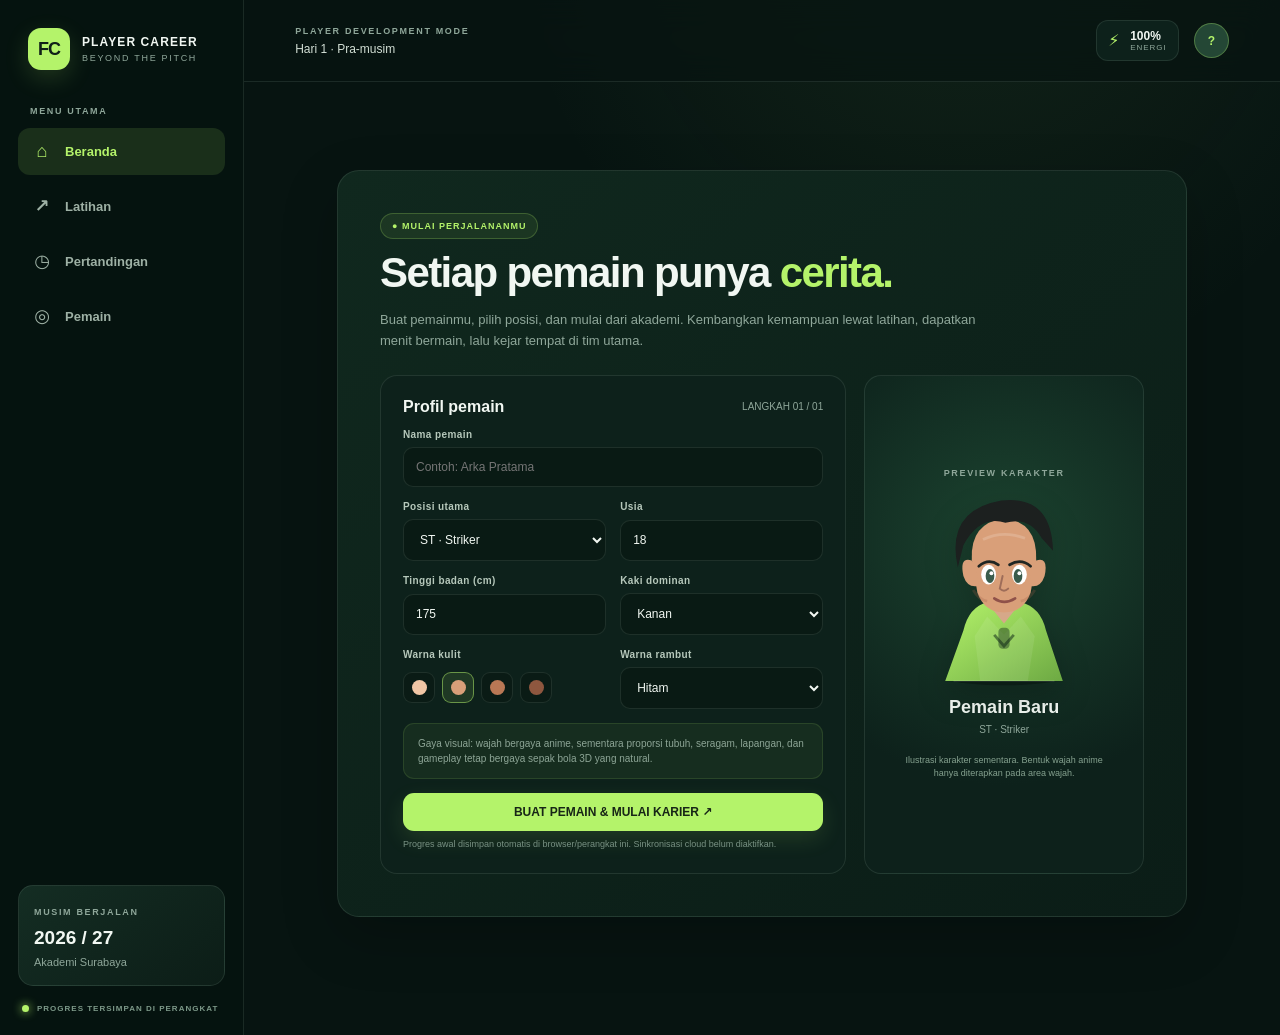
<file: index.html>
<!doctype html>
<html lang="id">
<head>
  <meta charset="utf-8">
  <meta name="viewport" content="width=device-width, initial-scale=1, viewport-fit=cover">
  <meta name="theme-color" content="#081a16">
  <meta name="description" content="Football Player Career — bangun karier sepak bolamu, berlatih, dan bermain untuk menjadi pemain terbaik.">
  <title>Football Player Career</title>
  <link rel="manifest" href="manifest.json">
  <link rel="icon" href="icon.svg" type="image/svg+xml">
  <link rel="stylesheet" href="styles.css">
</head>
<body>
  <div class="app-shell">
    <aside class="sidebar">
      <div class="brand">
        <div class="brand-mark">FC</div>
        <div><strong>PLAYER CAREER</strong><span>BEYOND THE PITCH</span></div>
      </div>
      <div class="sidebar-label">MENU UTAMA</div>
      <nav class="side-nav" aria-label="Navigasi utama">
        <button class="nav-btn active" data-screen="home"><span class="nav-icon">⌂</span>Beranda</button>
        <button class="nav-btn" data-screen="training"><span class="nav-icon">↗</span>Latihan</button>
        <button class="nav-btn" data-screen="matches"><span class="nav-icon">◷</span>Pertandingan</button>
        <button class="nav-btn" data-screen="profile"><span class="nav-icon">◎</span>Pemain</button>
      </nav>
      <div class="sidebar-bottom">
        <div class="season-card"><span class="eyebrow">MUSIM BERJALAN</span><strong id="sideSeason">2026 / 27</strong><span class="muted" id="sideClub">Akademi Surabaya</span></div>
        <div class="save-state"><i></i><span>PROGRES TERSIMPAN DI PERANGKAT</span></div>
      </div>
    </aside>

    <div class="main-column">
      <header class="topbar">
        <div class="mobile-brand"><div class="brand-mark small">FC</div><strong>PLAYER CAREER</strong></div>
        <div class="topbar-left"><span class="eyebrow" id="topCompetition">PLAYER DEVELOPMENT MODE</span><span class="top-date" id="topDate">Hari 1 · Pra-musim</span></div>
        <div class="topbar-right"><div class="energy-chip"><span>⚡</span><strong id="topEnergy">100%</strong><small>ENERGI</small></div><div class="avatar-mini" id="topAvatar">?</div></div>
      </header>

      <main id="view" class="content" tabindex="-1"></main>

      <nav class="mobile-nav" aria-label="Navigasi bawah">
        <button class="nav-btn active" data-screen="home"><span>⌂</span><small>Home</small></button>
        <button class="nav-btn" data-screen="training"><span>↗</span><small>Latihan</small></button>
        <button class="nav-btn" data-screen="matches"><span>◷</span><small>Laga</small></button>
        <button class="nav-btn" data-screen="profile"><span>◎</span><small>Pemain</small></button>
      </nav>
    </div>
  </div>
  <div id="toast" class="toast" role="status" aria-live="polite"></div>
  <script src="app.js" defer></script>
  <script>
    if ('serviceWorker' in navigator && location.protocol.startsWith('http')) {
      window.addEventListener('load', () => navigator.serviceWorker.register('./sw.js').catch(() => {}));
    }
  </script>
</body>
</html>
</file>
<file: styles.css>
:root{--bg:#071411;--panel:#0d211b;--panel2:#112820;--panel3:#17352a;--line:rgba(213,239,222,.10);--text:#f1f7f2;--muted:#8fa79a;--green:#b4f36a;--green2:#82c94b;--orange:#ffb45f;--red:#ff7777;--shadow:0 20px 55px rgba(0,0,0,.22);--radius:18px;font-family:Arial,system-ui,sans-serif;color:var(--text);background:var(--bg)}
*{box-sizing:border-box}body{margin:0;min-height:100vh;background:radial-gradient(ellipse at 75% -20%,rgba(105,168,91,.12),transparent 35%),var(--bg)}button,input,select{font:inherit}button{cursor:pointer}.app-shell{min-height:100vh;display:grid;grid-template-columns:244px minmax(0,1fr);max-width:1600px;margin:0 auto}.sidebar{border-right:1px solid var(--line);padding:28px 18px 22px;display:flex;flex-direction:column;min-height:100vh;background:rgba(5,18,14,.72)}.brand{display:flex;align-items:center;gap:12px;padding:0 10px 36px}.brand-mark{width:42px;height:42px;border-radius:13px;background:var(--green);color:#102018;display:grid;place-items:center;font:700 18px Arial;letter-spacing:-1px;box-shadow:0 8px 25px rgba(180,243,106,.16)}.brand-mark.small{width:32px;height:32px;border-radius:10px;font-size:14px}.brand strong{display:block;font:700 12px Arial;letter-spacing:1.1px}.brand span{display:block;color:var(--muted);font-size:9px;letter-spacing:1.7px;margin-top:4px}.sidebar-label,.eyebrow{font-size:9px;letter-spacing:1.65px;color:var(--muted);font-weight:700}.sidebar-label{padding:0 12px 12px}.side-nav{display:grid;gap:7px}.nav-btn{border:0;background:transparent;color:#9eb1a5;border-radius:12px;display:flex;align-items:center;gap:13px;padding:13px 14px;text-align:left;font-size:13px;font-weight:600;transition:.18s}.nav-btn:hover{background:rgba(255,255,255,.04);color:var(--text)}.nav-btn.active{background:rgba(180,243,106,.12);color:var(--green)}.nav-icon{font-size:18px;width:20px;text-align:center}.sidebar-bottom{margin-top:auto}.season-card{background:linear-gradient(140deg,#142d23,#0c1d17);border:1px solid var(--line);border-radius:15px;padding:15px;margin-bottom:18px}.season-card strong{font:700 19px Arial;display:block;margin:8px 0 3px}.muted{color:var(--muted);font-size:11px}.save-state{display:flex;align-items:center;gap:8px;color:#7d9989;font-size:8px;letter-spacing:1px;font-weight:700;padding:0 4px}.save-state i{width:7px;height:7px;background:var(--green);border-radius:50%;box-shadow:0 0 10px var(--green)}.main-column{min-width:0}.topbar{height:82px;border-bottom:1px solid var(--line);display:flex;align-items:center;justify-content:space-between;padding:0 clamp(20px,4vw,56px);background:rgba(7,20,17,.72);backdrop-filter:blur(16px);position:sticky;top:0;z-index:10}.topbar-left{display:flex;flex-direction:column;gap:6px}.top-date{font-size:12px;color:#d2dfd5}.topbar-right{display:flex;align-items:center;gap:15px}.energy-chip{display:grid;grid-template-columns:16px auto;column-gap:6px;align-items:center;background:var(--panel);border:1px solid var(--line);border-radius:12px;padding:8px 11px}.energy-chip span{grid-row:span 2;color:var(--green)}.energy-chip strong{font:700 12px Arial}.energy-chip small{font-size:8px;color:var(--muted);letter-spacing:1px}.avatar-mini{width:35px;height:35px;border-radius:50%;background:#244735;border:1px solid rgba(180,243,106,.3);display:grid;place-items:center;font-weight:700;color:var(--green);font-size:12px}.mobile-brand{display:none}.content{max-width:1220px;margin:0 auto;padding:34px clamp(18px,4vw,56px) 64px;outline:none}.page-head{display:flex;justify-content:space-between;align-items:flex-end;gap:18px;margin-bottom:25px}.page-head h1{font:700 clamp(27px,3vw,38px) Arial;letter-spacing:-1.5px;margin:7px 0 5px}.page-head p{margin:0;color:var(--muted);font-size:13px}.pill{display:inline-flex;align-items:center;gap:7px;border:1px solid rgba(180,243,106,.22);color:var(--green);background:rgba(180,243,106,.08);border-radius:999px;padding:7px 11px;font-size:9px;letter-spacing:1px;font-weight:700;white-space:nowrap}.btn{border:0;border-radius:11px;padding:12px 17px;font-weight:700;font-size:12px;transition:transform .15s,filter .15s}.btn:hover{transform:translateY(-1px);filter:brightness(1.07)}.btn-primary{background:var(--green);color:#172516;box-shadow:0 8px 22px rgba(180,243,106,.12)}.btn-secondary{background:#1a3529;color:#dce9df;border:1px solid var(--line)}.btn-ghost{background:transparent;color:#b7c9bd;border:1px solid var(--line)}.btn-danger{background:rgba(255,119,119,.12);color:#ff9c9c;border:1px solid rgba(255,119,119,.18)}.btn:disabled{opacity:.38;cursor:not-allowed;transform:none}.grid{display:grid;gap:16px}.dashboard-grid{grid-template-columns:minmax(0,1.7fr) minmax(250px,.9fr)}.hero-card{min-height:262px;position:relative;overflow:hidden;border-radius:var(--radius);padding:28px;background:linear-gradient(115deg,#173b2b 0%,#10291f 55%,#0e211b 100%);border:1px solid rgba(180,243,106,.15);box-shadow:var(--shadow)}.hero-card:after{content:'';position:absolute;width:310px;height:310px;border-radius:50%;right:-65px;top:-125px;border:1px solid rgba(180,243,106,.13);box-shadow:0 0 0 28px rgba(180,243,106,.025),0 0 0 60px rgba(180,243,106,.02)}.hero-card:before{content:'⚽';position:absolute;right:62px;bottom:23px;font-size:125px;opacity:.13;transform:rotate(-17deg)}.hero-copy{position:relative;z-index:1;max-width:440px}.hero-copy h2{font:700 clamp(24px,3vw,34px) Arial;letter-spacing:-1px;line-height:1.12;margin:14px 0 9px}.hero-copy p{color:#b4c8b8;font-size:12px;line-height:1.6;max-width:350px;margin:0 0 20px}.hero-actions{display:flex;gap:9px;flex-wrap:wrap}.quick-profile{background:var(--panel);border:1px solid var(--line);border-radius:var(--radius);padding:20px;display:flex;flex-direction:column;align-items:center;justify-content:center;text-align:center}.player-art{width:114px;height:146px;margin-bottom:9px;filter:drop-shadow(0 12px 16px rgba(0,0,0,.22))}.player-art svg{width:100%;height:100%}.quick-profile h3{margin:4px 0 2px;font:700 17px Arial}.quick-profile .sub{color:var(--muted);font-size:10px}.rating-big{font:700 22px Arial;color:var(--green);margin-top:12px}.rating-big small{font:500 8px 'DM Sans';letter-spacing:1px;color:var(--muted);margin-left:3px}.stats-row{grid-template-columns:repeat(4,1fr);margin:16px 0}.stat-card{background:var(--panel);border:1px solid var(--line);border-radius:14px;padding:15px 16px}.stat-card span{font-size:9px;color:var(--muted);letter-spacing:1px;font-weight:700}.stat-card strong{font:700 25px Arial;display:block;margin-top:7px}.stat-card em{font-style:normal;color:var(--green);font-size:9px}.section-row{display:flex;justify-content:space-between;align-items:center;margin:28px 0 13px}.section-row h2{font:700 16px Arial;margin:0}.section-row span{font-size:10px;color:var(--muted)}.fixture-card{display:grid;grid-template-columns:1fr auto 1fr auto;align-items:center;gap:15px;background:var(--panel);border:1px solid var(--line);border-radius:16px;padding:19px}.team{text-align:center}.team-badge{width:39px;height:39px;margin:0 auto 7px;display:grid;place-items:center;border-radius:12px;background:#1e3c2e;color:var(--green);font:700 11px Arial}.team strong{display:block;font-size:11px}.team small{color:var(--muted);font-size:9px}.vs{font:700 10px Arial;color:#668170}.fixture-info{text-align:center;color:var(--muted);font-size:9px;line-height:1.6;min-width:72px}.fixture-info strong{display:block;color:var(--text);font-size:11px}.fixture-action{justify-self:end}.side-stack{display:grid;gap:13px}.mini-panel{background:var(--panel);border:1px solid var(--line);border-radius:15px;padding:17px}.mini-panel h3{font:700 12px Arial;margin:0 0 14px}.progress-label{display:flex;justify-content:space-between;font-size:10px;margin:10px 0 7px;color:#c4d3c8}.progress-label b{color:var(--green)}.progress{height:6px;background:#1c372a;border-radius:99px;overflow:hidden}.progress i{height:100%;display:block;background:linear-gradient(90deg,#80be48,var(--green));border-radius:99px}.list-clean{list-style:none;padding:0;margin:0;display:grid;gap:11px}.list-clean li{display:flex;gap:10px;align-items:flex-start;color:#c2d0c5;font-size:10px;line-height:1.45}.list-clean .dot{width:6px;height:6px;background:var(--green);border-radius:50%;margin-top:4px;flex:none}.empty-state{background:linear-gradient(140deg,#10281e,#0b1d17);border:1px solid var(--line);border-radius:22px;padding:clamp(22px,4vw,42px);max-width:850px;margin:6vh auto;box-shadow:var(--shadow)}.empty-state h1{font:700 clamp(28px,4vw,42px) Arial;letter-spacing:-1.6px;margin:10px 0}.empty-state p{color:var(--muted);font-size:13px;line-height:1.6;max-width:600px}.creator-layout{display:grid;grid-template-columns:minmax(0,1.25fr) minmax(245px,.75fr);gap:18px;margin-top:23px}.form-card,.preview-card{background:var(--panel);border:1px solid var(--line);border-radius:17px;padding:22px}.form-grid{display:grid;grid-template-columns:1fr 1fr;gap:14px}.field{display:grid;gap:7px}.field.full{grid-column:1/-1}.field label{font-size:10px;color:#b6c8bb;font-weight:700;letter-spacing:.4px}.field input,.field select{width:100%;background:#091a14;border:1px solid var(--line);border-radius:10px;color:var(--text);padding:12px 12px;outline:none;font-size:12px}.field input:focus,.field select:focus{border-color:rgba(180,243,106,.6);box-shadow:0 0 0 3px rgba(180,243,106,.07)}.field select option{background:#0d211b}.hint{font-size:9px;color:#789183;line-height:1.5}.segmented{display:flex;gap:7px;flex-wrap:wrap}.segmented button{border:1px solid var(--line);background:#0a1b15;color:#94aa9b;padding:9px 12px;border-radius:9px;font-size:10px}.segmented button.selected{border-color:rgba(180,243,106,.5);background:rgba(180,243,106,.11);color:var(--green)}.preview-card{display:flex;flex-direction:column;align-items:center;text-align:center;justify-content:center;background:radial-gradient(circle at 50% 33%,#1c4430,#0d211b 68%)}.preview-card .player-art{width:170px;height:210px}.preview-card h3{font:700 18px Arial;margin:0 0 4px}.preview-card p{color:var(--muted);font-size:10px;margin:0}.preview-note{font-size:9px;color:#85a18f;line-height:1.5;max-width:220px;margin-top:16px}.two-col{grid-template-columns:minmax(0,1.3fr) minmax(240px,.7fr)}.training-card{background:var(--panel);border:1px solid var(--line);border-radius:15px;padding:18px;display:flex;flex-direction:column;min-height:174px}.training-card .training-icon{font-size:22px;margin-bottom:12px}.training-card h3{font:700 14px Arial;margin:0 0 6px}.training-card p{font-size:10px;color:var(--muted);line-height:1.5;margin:0 0 15px}.training-card .bottom{display:flex;align-items:center;justify-content:space-between;margin-top:auto;gap:9px}.training-card small{font-size:9px;color:#91a99a}.training-grid{grid-template-columns:repeat(3,1fr)}.badge-stat{font:700 18px Arial;color:var(--green)}.profile-layout{grid-template-columns:300px minmax(0,1fr)}.profile-hero{background:linear-gradient(145deg,#173a2a,#0c2018);border:1px solid rgba(180,243,106,.15);border-radius:18px;padding:24px;text-align:center}.profile-hero .player-art{width:175px;height:205px}.profile-hero h2{font:700 22px Arial;margin:4px 0}.profile-hero p{font-size:10px;color:var(--muted);margin:0}.profile-rating{font:700 39px Arial;color:var(--green);margin:12px 0 2px}.profile-rating small{font:600 9px 'DM Sans';letter-spacing:1px;color:var(--muted)}.info-grid{grid-template-columns:repeat(2,1fr);gap:9px;margin-top:18px}.info-cell{background:rgba(4,16,11,.32);border:1px solid var(--line);border-radius:10px;padding:10px}.info-cell span{display:block;font-size:8px;color:var(--muted);letter-spacing:1px}.info-cell strong{display:block;font:600 12px Arial;margin-top:5px}.attributes{background:var(--panel);border:1px solid var(--line);border-radius:18px;padding:22px}.attribute{display:grid;grid-template-columns:92px 1fr 30px;gap:10px;align-items:center;margin:16px 0}.attribute span{font-size:10px;color:#b6c8bb}.attribute strong{font:700 11px Arial;text-align:right}.attribute .progress{height:7px}.history-table{width:100%;border-collapse:collapse;font-size:10px}.history-table th{text-align:left;color:var(--muted);font-size:8px;letter-spacing:1px;font-weight:700;padding:10px;border-bottom:1px solid var(--line)}.history-table td{padding:13px 10px;border-bottom:1px solid rgba(255,255,255,.045);color:#cbd8cf}.result-win{color:var(--green)!important}.result-loss{color:var(--red)!important}.match-shell{background:var(--panel);border:1px solid var(--line);border-radius:18px;overflow:hidden}.match-scoreboard{padding:18px 22px;background:linear-gradient(100deg,#163628,#10271e);display:grid;grid-template-columns:1fr auto 1fr;align-items:center;gap:14px}.score-team{text-align:center}.score-team strong{font:700 12px Arial;display:block}.score-team small{font-size:8px;color:var(--muted)}.score{font:700 30px Arial;letter-spacing:2px}.match-minute{text-align:center;color:var(--green);font:700 10px Arial}.match-body{padding:20px;display:grid;grid-template-columns:minmax(0,1.2fr) minmax(220px,.8fr);gap:18px}.pitch{min-height:260px;background:repeating-linear-gradient(0deg,#1c5633 0px,#1c5633 35px,#205d38 35px,#205d38 70px);border:5px solid rgba(213,239,222,.24);border-radius:10px;position:relative;overflow:hidden;display:grid;place-items:center}.pitch:before{content:'';position:absolute;inset:0 20%;border:1px solid rgba(235,250,232,.34)}.pitch:after{content:'';position:absolute;left:50%;top:0;bottom:0;border-left:1px solid rgba(235,250,232,.34)}.center-circle{position:absolute;width:85px;height:85px;border:1px solid rgba(235,250,232,.34);border-radius:50%;z-index:1}.pitch-zone{position:absolute;z-index:2;bottom:13px;left:14px;background:rgba(0,0,0,.35);padding:6px 9px;border-radius:6px;font-size:8px;letter-spacing:1px;color:white}.player-marker{position:absolute;z-index:3;width:30px;height:30px;border-radius:50%;display:grid;place-items:center;background:var(--green);color:#142117;border:2px solid #e6ffd0;font-size:9px;font-weight:700;box-shadow:0 3px 12px rgba(0,0,0,.25);transition:all .3s}.player-marker.p1{left:63%;top:45%}.player-marker.p2{left:77%;top:32%;background:#f5f7ee}.player-marker.opp{left:37%;top:56%;background:#f98b75;border-color:#ffd0c7}.match-side{display:flex;flex-direction:column;gap:12px}.match-log{background:#091a14;border:1px solid var(--line);border-radius:11px;padding:13px;min-height:132px}.match-log h3{font:700 10px Arial;margin:0 0 10px}.match-log ul{list-style:none;padding:0;margin:0;display:grid;gap:8px}.match-log li{font-size:9px;color:#aabdb0;line-height:1.4}.match-log li:first-child{color:var(--text)}.match-actions{padding:0 20px 20px}.match-actions h3{font:700 12px Arial;margin:0 0 10px}.action-grid{display:grid;grid-template-columns:repeat(3,1fr);gap:9px}.action-btn{border:1px solid rgba(180,243,106,.2);background:#142b20;color:#cfe0d2;padding:13px 10px;border-radius:11px;text-align:left}.action-btn strong{display:block;font-size:11px;margin-bottom:4px}.action-btn small{font-size:8px;color:#8fa999}.action-btn:hover{border-color:var(--green);background:#1a3828}.match-finish{padding:20px;text-align:center;background:rgba(180,243,106,.06);border-top:1px solid var(--line)}.match-finish h2{font:700 22px Arial;margin:0 0 6px}.match-finish p{font-size:11px;color:var(--muted);margin:0 0 16px}.toast{position:fixed;left:50%;bottom:24px;transform:translate(-50%,20px);opacity:0;pointer-events:none;background:#e1f5d4;color:#152416;padding:11px 16px;border-radius:11px;font-size:11px;font-weight:700;box-shadow:var(--shadow);z-index:30;transition:.22s}.toast.show{opacity:1;transform:translate(-50%,0)}.mobile-nav{display:none}.notice{font-size:10px;color:#8da596;line-height:1.5;background:rgba(180,243,106,.055);border:1px solid rgba(180,243,106,.12);padding:12px 14px;border-radius:11px}.small-caps{font-size:8px;letter-spacing:1.3px;color:var(--muted);font-weight:700}.row-between{display:flex;justify-content:space-between;align-items:center;gap:12px}.xp-wrap{margin:12px 0}.xp-label{display:flex;justify-content:space-between;font-size:9px;color:var(--muted);margin-bottom:6px}.xp-label b{color:var(--green)}
@media(max-width:1000px){.dashboard-grid{grid-template-columns:1fr 260px}.fixture-card{grid-template-columns:1fr auto 1fr}.fixture-info{display:none}.fixture-action{grid-column:1/-1;justify-self:stretch}.fixture-action .btn{width:100%}.training-grid{grid-template-columns:repeat(2,1fr)}}
@media(max-width:720px){.app-shell{display:block}.sidebar{display:none}.topbar{height:64px;padding:0 17px}.mobile-brand{display:flex;align-items:center;gap:8px;font:700 10px Arial;letter-spacing:.6px}.topbar-left{display:none}.topbar-right{gap:9px}.energy-chip{padding:6px 8px}.avatar-mini{width:31px;height:31px}.content{padding:23px 15px 100px}.page-head{align-items:flex-start;flex-direction:column;margin-bottom:19px}.page-head h1{font-size:29px}.dashboard-grid,.creator-layout,.two-col,.profile-layout{grid-template-columns:1fr}.hero-card{min-height:255px;padding:22px}.hero-card:before{right:17px;font-size:98px}.quick-profile{display:none}.stats-row{grid-template-columns:repeat(2,1fr);gap:9px;margin:12px 0}.stat-card{padding:13px}.stat-card strong{font-size:22px}.side-stack{grid-template-columns:1fr 1fr}.fixture-card{padding:15px;gap:8px}.team strong{font-size:9px}.fixture-action{margin-top:8px}.mobile-nav{display:grid;grid-template-columns:repeat(4,1fr);position:fixed;bottom:0;left:0;right:0;padding:8px 10px calc(8px + env(safe-area-inset-bottom));background:rgba(6,19,14,.94);backdrop-filter:blur(18px);border-top:1px solid var(--line);z-index:20}.mobile-nav .nav-btn{display:flex;flex-direction:column;gap:3px;align-items:center;justify-content:center;padding:5px 2px;font-size:17px}.mobile-nav .nav-btn small{font-size:8px;font-weight:700}.form-grid{grid-template-columns:1fr}.field.full{grid-column:auto}.preview-card{min-height:300px}.preview-card .player-art{width:145px;height:180px}.training-grid{grid-template-columns:1fr 1fr}.profile-hero .player-art{width:145px;height:175px}.match-body{grid-template-columns:1fr;padding:13px}.pitch{min-height:220px}.match-scoreboard{padding:15px}.score{font-size:25px}.action-grid{grid-template-columns:1fr 1fr}.match-actions{padding:0 13px 14px}.match-finish{padding:16px}.history-wrap{overflow:auto}.attribute{grid-template-columns:78px 1fr 25px;gap:8px}.side-stack{grid-template-columns:1fr}.empty-state{margin:2vh auto;padding:23px}.page-head .btn{width:100%}}
@media(min-width:721px) and (max-width:1000px){.app-shell{grid-template-columns:205px minmax(0,1fr)}.sidebar{padding-left:12px;padding-right:12px}.content{padding-left:25px;padding-right:25px}.dashboard-grid{grid-template-columns:1fr}.quick-profile{display:none}}
</file>
